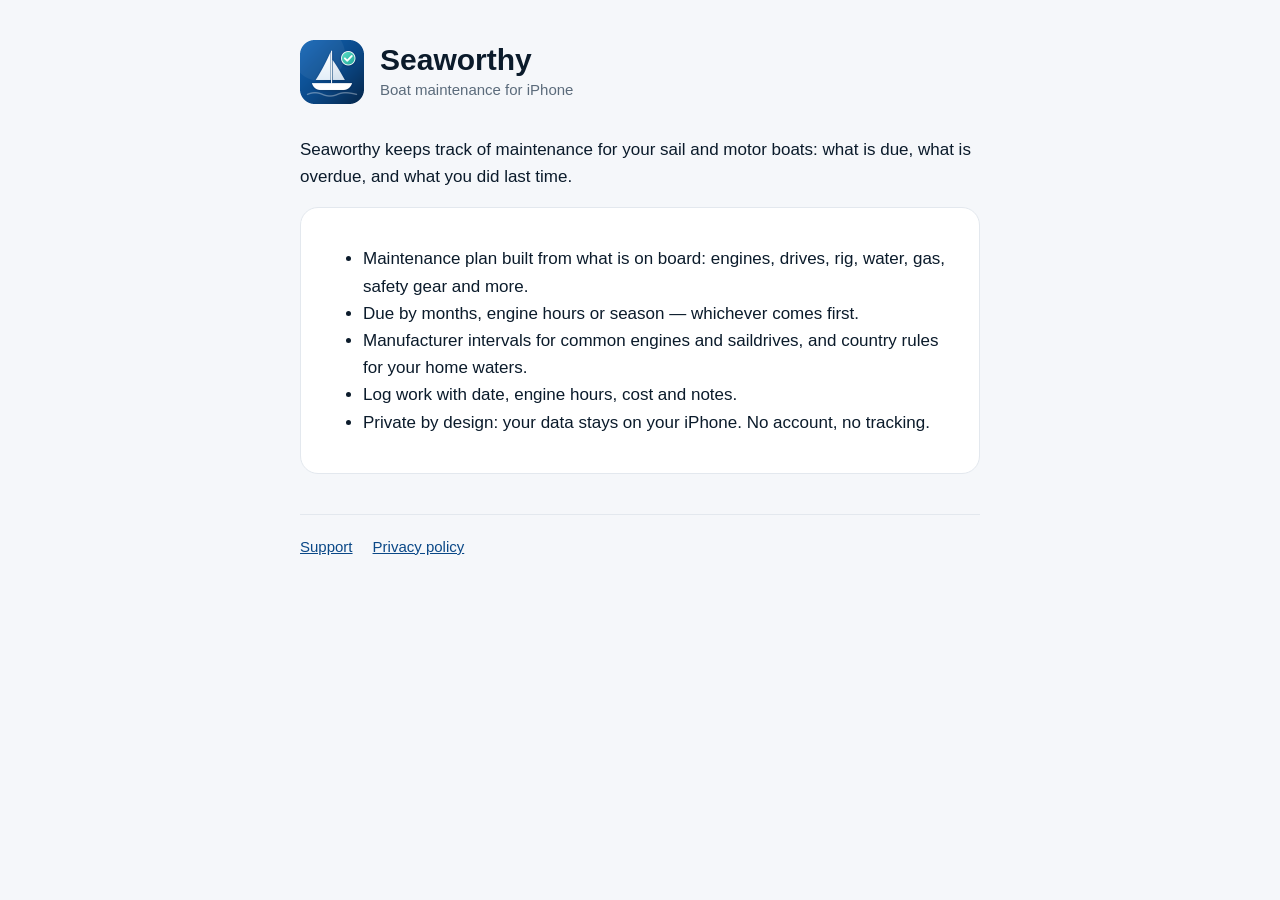
<file: index.html>
<!doctype html>
<html lang="en">
<head>
<meta charset="utf-8"><meta name="viewport" content="width=device-width,initial-scale=1">
<title>Seaworthy – Boat Maintenance</title>
<meta name="description" content="Seaworthy keeps track of maintenance for your sail and motor boats. Private, offline, no account.">
<link rel="stylesheet" href="style.css"><link rel="icon" href="icon.png">
</head>
<body><main>
<header><img src="icon.png" alt=""><div><h1>Seaworthy</h1><div class="muted">Boat maintenance for iPhone</div></div></header>
<p>Seaworthy keeps track of maintenance for your sail and motor boats: what is due, what is overdue, and what you did last time.</p>
<div class="card">
<ul>
<li>Maintenance plan built from what is on board: engines, drives, rig, water, gas, safety gear and more.</li>
<li>Due by months, engine hours or season — whichever comes first.</li>
<li>Manufacturer intervals for common engines and saildrives, and country rules for your home waters.</li>
<li>Log work with date, engine hours, cost and notes.</li>
<li>Private by design: your data stays on your iPhone. No account, no tracking.</li>
</ul>
</div>
<nav><a href="support.html">Support</a><a href="privacy.html">Privacy policy</a></nav>
</main></body></html>
</file>
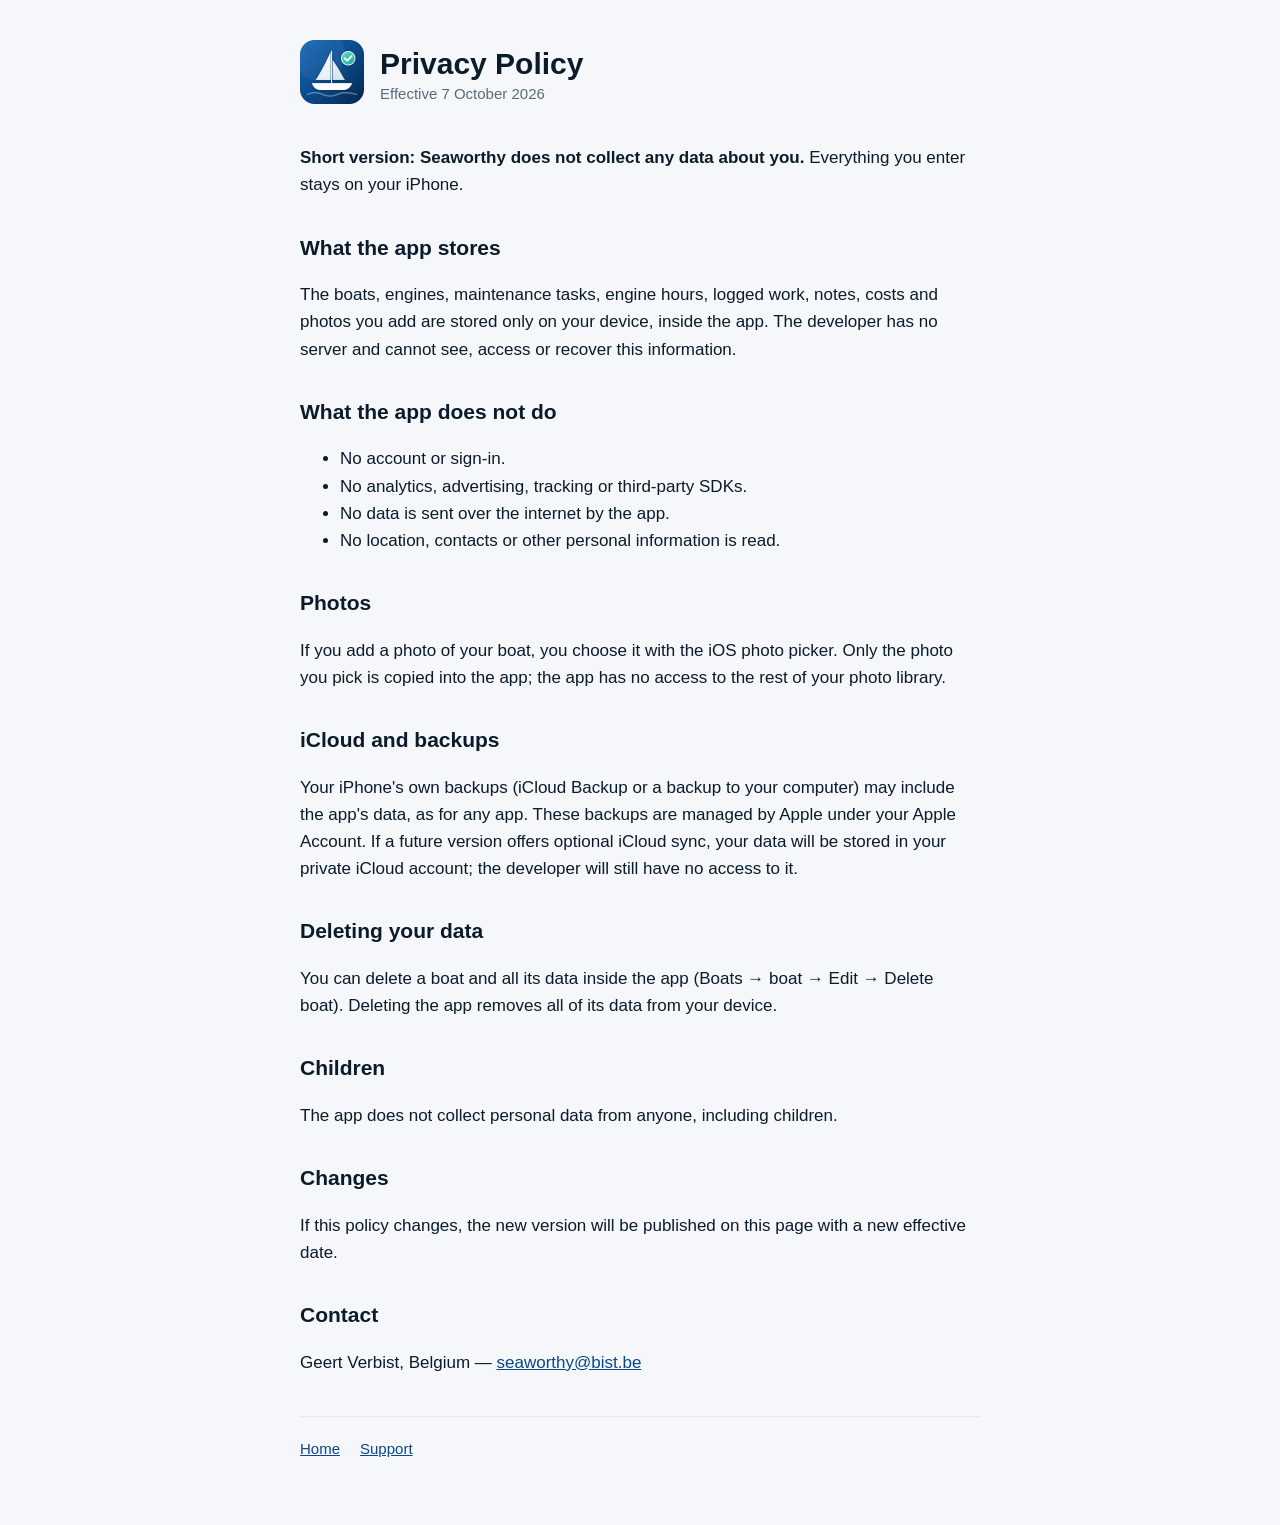
<file: privacy.html>
<!doctype html>
<html lang="en">
<head>
<meta charset="utf-8"><meta name="viewport" content="width=device-width,initial-scale=1">
<title>Seaworthy – Privacy Policy</title>
<link rel="stylesheet" href="style.css"><link rel="icon" href="icon.png">
</head>
<body><main>
<header><a href="index.html"><img src="icon.png" alt="Seaworthy"></a><div><h1>Privacy Policy</h1><div class="muted">Effective 7 October 2026</div></div></header>

<p><strong>Short version: Seaworthy does not collect any data about you.</strong> Everything you enter stays on your iPhone.</p>

<h2>What the app stores</h2>
<p>The boats, engines, maintenance tasks, engine hours, logged work, notes, costs and photos you add are stored only on your device, inside the app. The developer has no server and cannot see, access or recover this information.</p>

<h2>What the app does not do</h2>
<ul>
<li>No account or sign-in.</li>
<li>No analytics, advertising, tracking or third-party SDKs.</li>
<li>No data is sent over the internet by the app.</li>
<li>No location, contacts or other personal information is read.</li>
</ul>

<h2>Photos</h2>
<p>If you add a photo of your boat, you choose it with the iOS photo picker. Only the photo you pick is copied into the app; the app has no access to the rest of your photo library.</p>

<h2>iCloud and backups</h2>
<p>Your iPhone's own backups (iCloud Backup or a backup to your computer) may include the app's data, as for any app. These backups are managed by Apple under your Apple Account. If a future version offers optional iCloud sync, your data will be stored in your private iCloud account; the developer will still have no access to it.</p>

<h2>Deleting your data</h2>
<p>You can delete a boat and all its data inside the app (Boats → boat → Edit → Delete boat). Deleting the app removes all of its data from your device.</p>

<h2>Children</h2>
<p>The app does not collect personal data from anyone, including children.</p>

<h2>Changes</h2>
<p>If this policy changes, the new version will be published on this page with a new effective date.</p>

<h2>Contact</h2>
<p>Geert Verbist, Belgium — <a href="mailto:seaworthy@bist.be">seaworthy@bist.be</a></p>

<nav><a href="index.html">Home</a><a href="support.html">Support</a></nav>
</main></body></html>
</file>
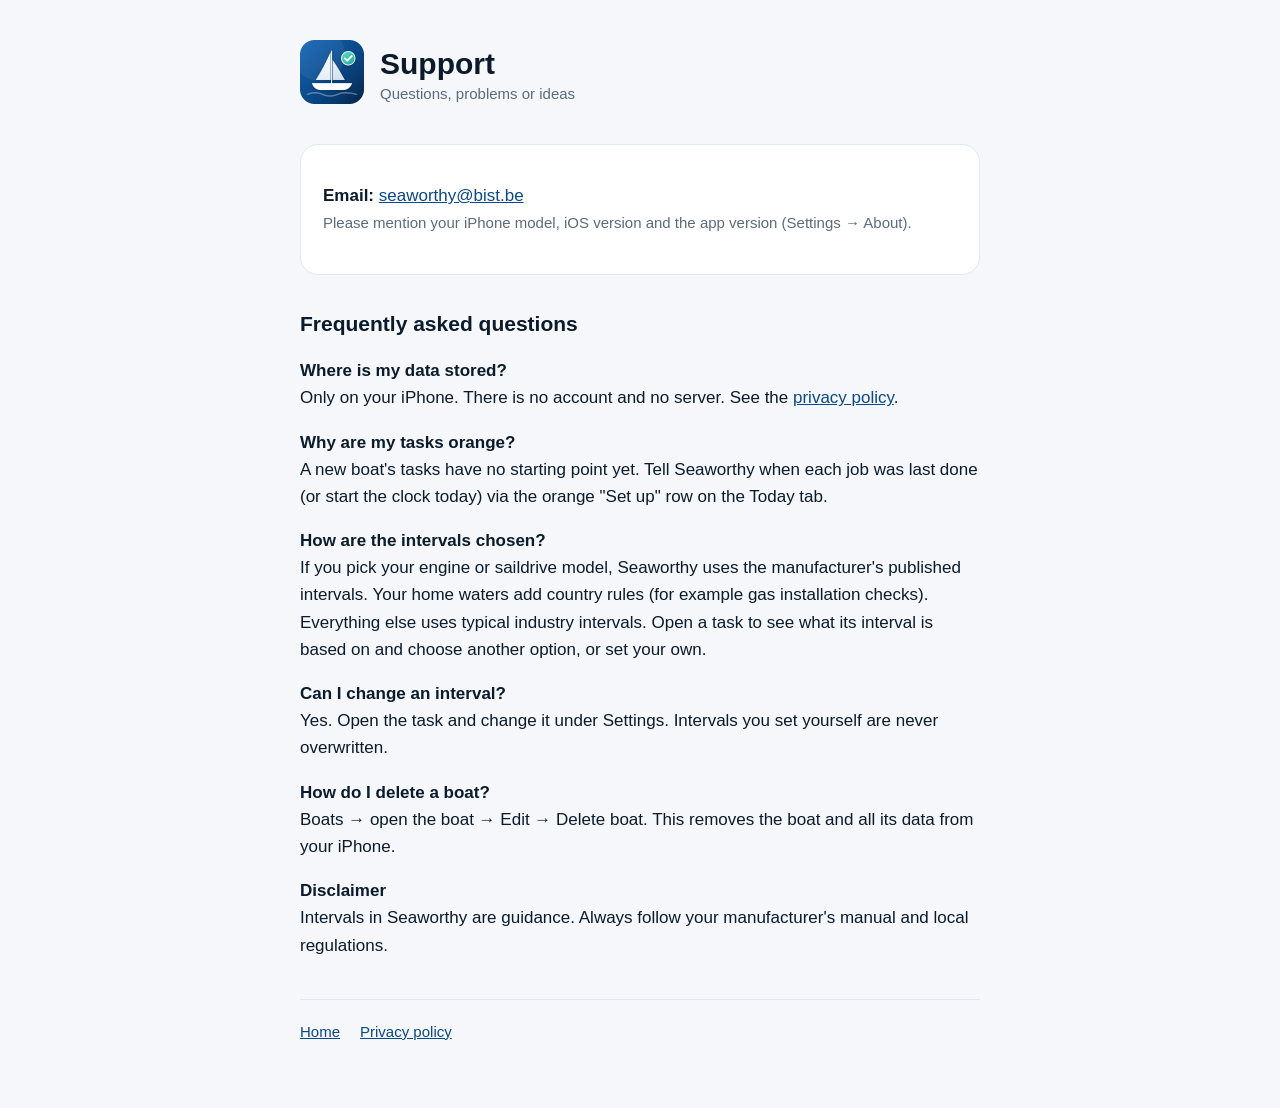
<file: support.html>
<!doctype html>
<html lang="en">
<head>
<meta charset="utf-8"><meta name="viewport" content="width=device-width,initial-scale=1">
<title>Seaworthy – Support</title>
<link rel="stylesheet" href="style.css"><link rel="icon" href="icon.png">
</head>
<body><main>
<header><a href="index.html"><img src="icon.png" alt="Seaworthy"></a><div><h1>Support</h1><div class="muted">Questions, problems or ideas</div></div></header>

<div class="card">
<p><strong>Email:</strong> <a href="mailto:seaworthy@bist.be">seaworthy@bist.be</a><br>
<span class="muted">Please mention your iPhone model, iOS version and the app version (Settings → About).</span></p>
</div>

<h2>Frequently asked questions</h2>

<p><strong>Where is my data stored?</strong><br>Only on your iPhone. There is no account and no server. See the <a href="privacy.html">privacy policy</a>.</p>

<p><strong>Why are my tasks orange?</strong><br>A new boat's tasks have no starting point yet. Tell Seaworthy when each job was last done (or start the clock today) via the orange "Set up" row on the Today tab.</p>

<p><strong>How are the intervals chosen?</strong><br>If you pick your engine or saildrive model, Seaworthy uses the manufacturer's published intervals. Your home waters add country rules (for example gas installation checks). Everything else uses typical industry intervals. Open a task to see what its interval is based on and choose another option, or set your own.</p>

<p><strong>Can I change an interval?</strong><br>Yes. Open the task and change it under Settings. Intervals you set yourself are never overwritten.</p>

<p><strong>How do I delete a boat?</strong><br>Boats → open the boat → Edit → Delete boat. This removes the boat and all its data from your iPhone.</p>

<p><strong>Disclaimer</strong><br>Intervals in Seaworthy are guidance. Always follow your manufacturer's manual and local regulations.</p>

<nav><a href="index.html">Home</a><a href="privacy.html">Privacy policy</a></nav>
</main></body></html>
</file>
<file: style.css>
:root{--bg:#f5f7fa;--card:#fff;--text:#0b1b2b;--muted:#5b6b7b;--accent:#0a4887;--line:#e3e8ee}
@media (prefers-color-scheme:dark){:root{--bg:#0b1420;--card:#121e2c;--text:#e8eef5;--muted:#98a8b8;--accent:#40c8d9;--line:#22324a}}
*{box-sizing:border-box}
body{margin:0;font:17px/1.6 -apple-system,BlinkMacSystemFont,"SF Pro Text","Helvetica Neue",Arial,sans-serif;background:var(--bg);color:var(--text)}
main{max-width:720px;margin:0 auto;padding:40px 20px 64px}
header{display:flex;align-items:center;gap:16px;margin-bottom:32px}
header img{width:64px;height:64px}
header a{color:inherit;text-decoration:none}
h1{font-size:30px;line-height:1.2;margin:0}
h2{font-size:21px;margin:32px 0 8px}
p,li{color:var(--text)}
.muted{color:var(--muted);font-size:15px}
.card{background:var(--card);border:1px solid var(--line);border-radius:18px;padding:20px 22px;margin:16px 0}
a{color:var(--accent)}
nav{display:flex;gap:20px;margin-top:40px;padding-top:20px;border-top:1px solid var(--line);font-size:15px}
</file>
